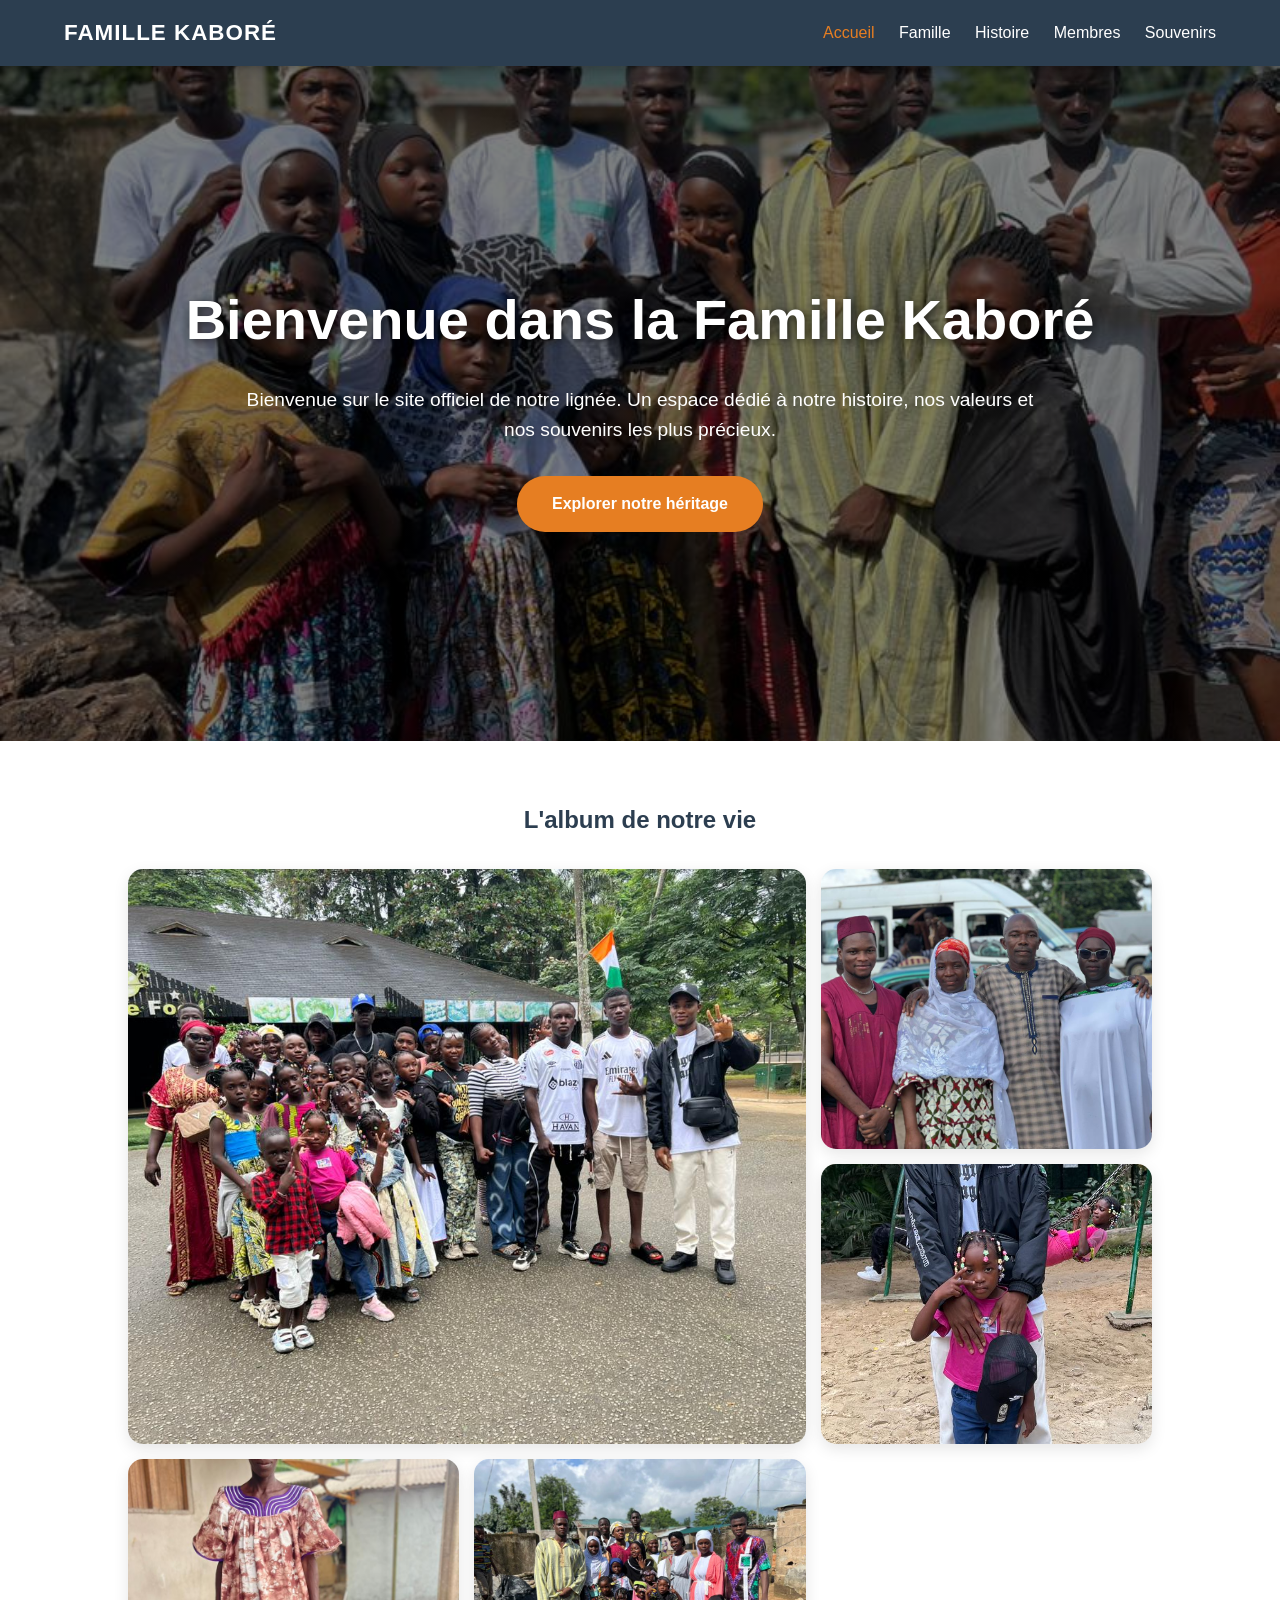
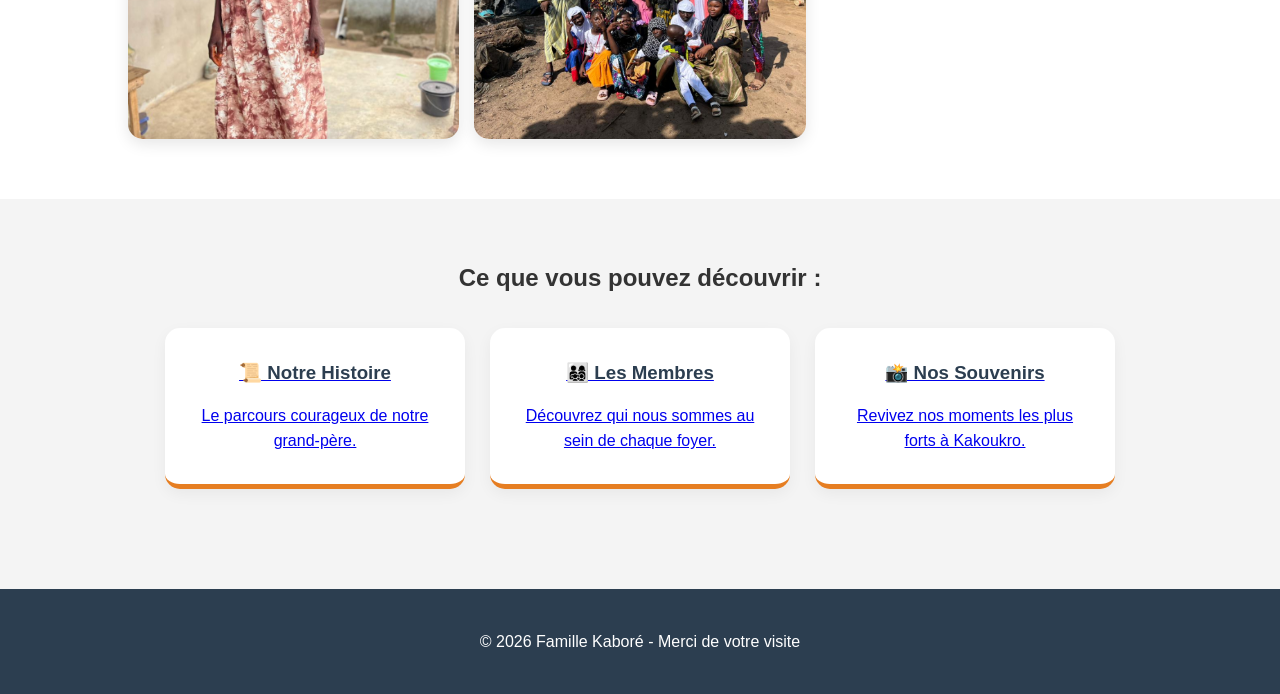
<file: mon-site/index.html>
<!DOCTYPE html>
<html lang="fr">
<head>
    <meta charset="UTF-8">
    <meta name="viewport" content="width=device-width, initial-scale=1.0">
    <link rel="stylesheet" href="index.css">
    <title>La Famille Kaboré - Accueil</title>
</head>
<body>

    <header>
        <div class="logo">Famille Kaboré</div>
        <nav>
            <a href="index.html" class="active">Accueil</a>
            <a href="famille.html">Famille</a>
            <a href="histoire.html">Histoire</a>
            <a href="membre.html">Membres</a>
            <a href="souvenir.html">Souvenirs</a>
        </nav> 
    </header>
    <main>
    <!-- SECTION HERO (La grande photo familiale est en fond CSS) -->
    <section class="hero">
        <div class="hero-text">
            <h1>Bienvenue dans la Famille Kaboré</h1>
            <p>Bienvenue sur le site officiel de notre lignée. Un espace dédié à notre histoire, nos valeurs et nos souvenirs les plus précieux.</p>
            <a href="#decouvrir" class="btn">Explorer notre héritage</a>
        </div>
    </section>

    <!-- SECTION MOSAÏQUE : Tes nouvelles photos sont ici -->
    <section class="album-mosaique">
        <h2>L'album de notre vie</h2>
        <div class="grid-container">
            <div class="grid-item large">
                <img src="WhatsApp Image 2026-03-25 at 14.54.34.jpeg" alt="Photo de groupe">
            </div>
            <div class="grid-item">
                <img src="WhatsApp Image 2026-03-25 at 14.55.11 (1).jpeg" alt="Moment de famille">
            </div>
            <div class="grid-item">
                <img src="WhatsApp Image 2026-03-25 at 14.54.39.jpeg" alt="Souvenir de fête">
            </div>
            <div class="grid-item">
                <img src="WhatsApp Image 2026-03-25 at 14.54.07.jpeg" alt="Les petits enfants">
            </div>
            <div class="grid-item">
                <img src="WhatsApp Image 2026-03-25 at 14.53.49.jpeg" alt="Enfants et petits-enfants">
            </div>
        </div>
    </section>

    <!-- SECTION DÉCOUVERTE -->
    <section id="decouvrir" class="content-section">
        <h2>Ce que vous pouvez découvrir :</h2>
        <div class="cards-container">
            <a href="histoire.html" class="card">
                <h3>📜 Notre Histoire</h3>
                <p>Le parcours courageux de notre grand-père.</p>
            </a>
            <a href="membre.html" class="card">
                <h3>👨‍👩‍👧‍👦 Les Membres</h3>
                <p>Découvrez qui nous sommes au sein de chaque foyer.</p>
            </a>
            <a href="souvenir.html" class="card">
                <h3>📸 Nos Souvenirs</h3>
                <p>Revivez nos moments les plus forts à Kakoukro.</p>
            </a>
        </div>
    </section>
</main>

    
    <footer>
        <p>© 2026 Famille Kaboré - Merci de votre visite</p>
    </footer>

</body>
</html>
</file>
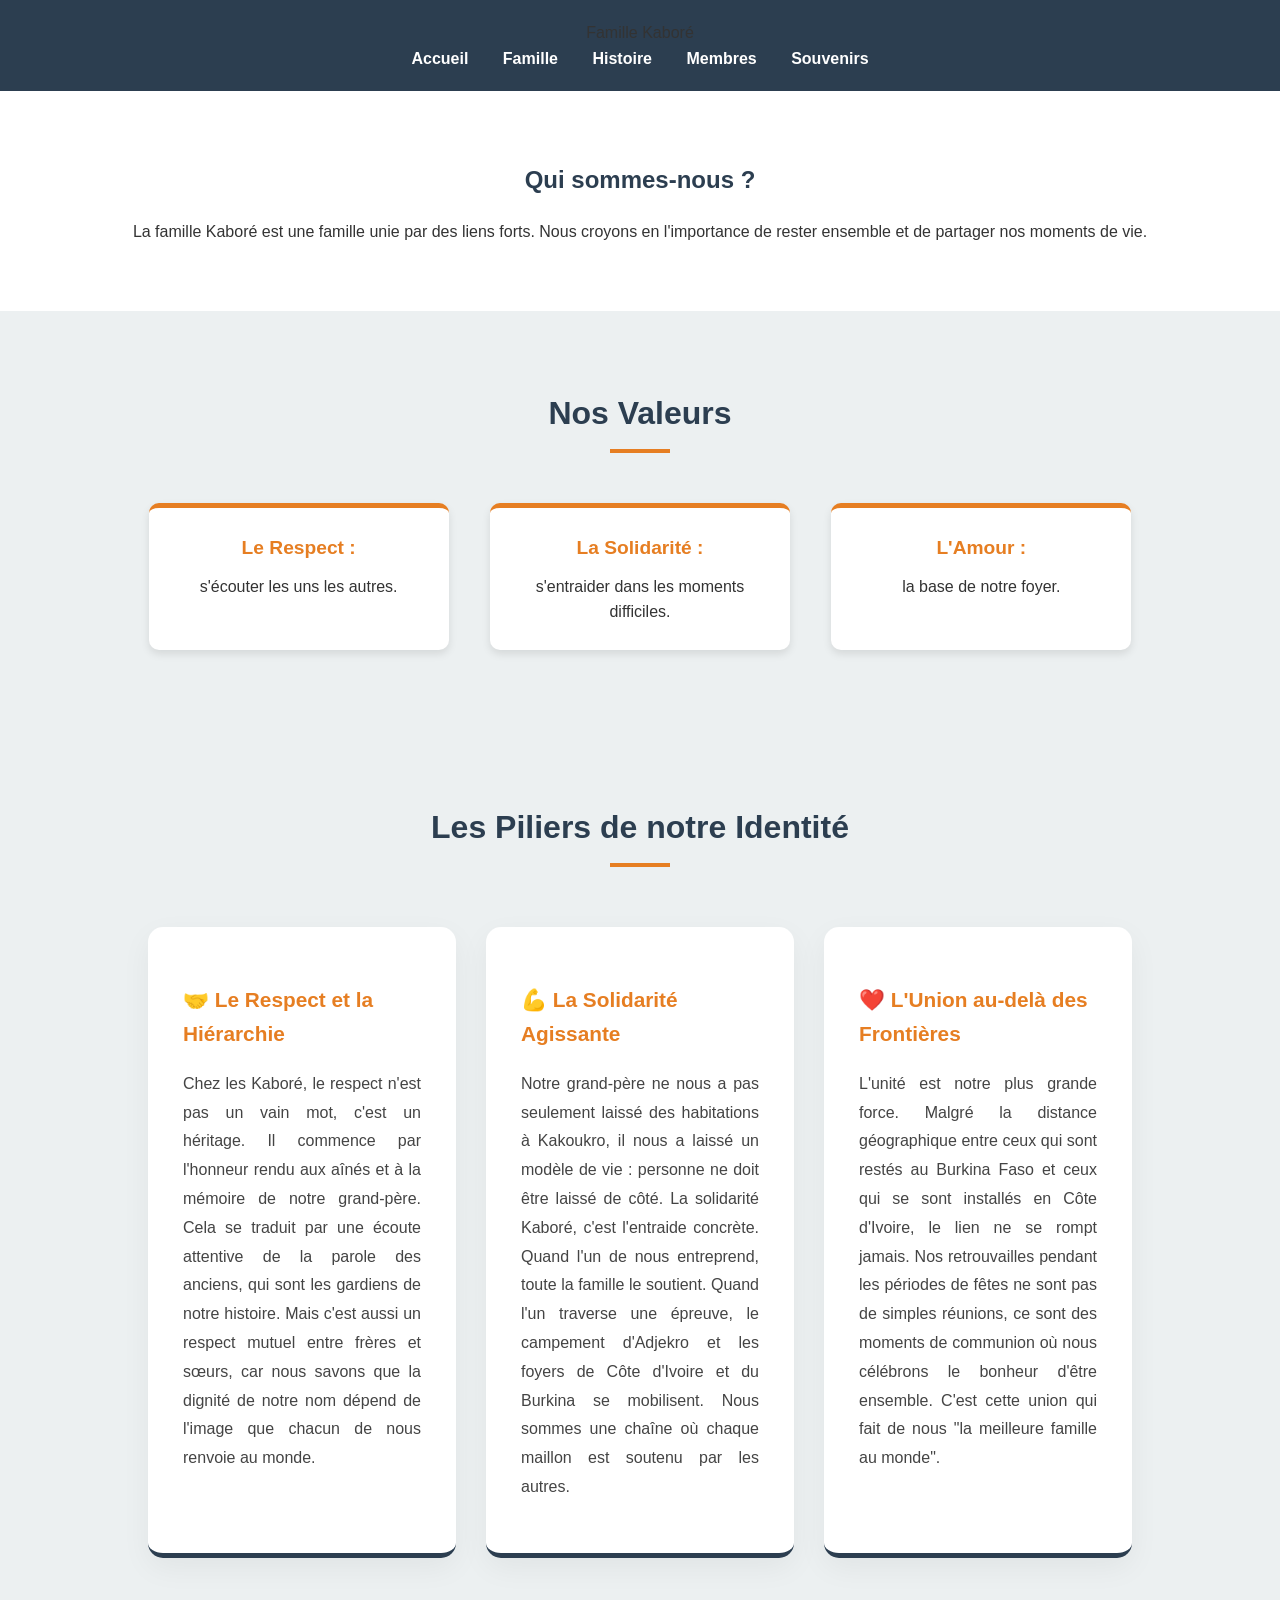
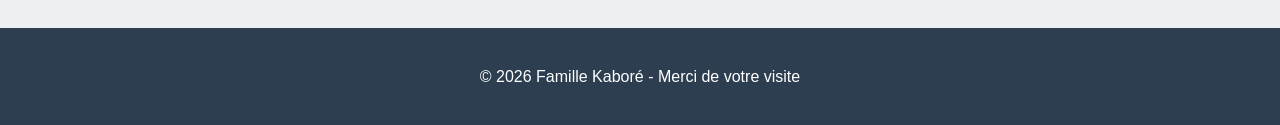
<file: mon-site/famille.html>
<!DOCTYPE html>
<html lang="fr">
<head>
    <meta charset="UTF-8">
    <meta name="viewport" content="width=device-width, initial-scale=1.0">
    <link rel="stylesheet" href="famille.css">
    <title>famille kabore</title>
</head>
<body>
   


 <header>
        <div class="logo",color="white">Famille Kaboré</div>
        <nav>
            <a href="index.html">Accueil</a>
            <a href="famille.html" class="active">Famille</a>
            <a href="histoire.html">Histoire</a>
            <a href="membre.html">Membres</a>
            <a href="souvenir.html">Souvenirs</a>
        </nav> 
    </header>

    <main>
        <section class="presentation-famille">
            <h1>Qui sommes-nous ?</h1>
            <p>La famille Kaboré est une famille unie par des liens forts. Nous croyons en l'importance de rester ensemble et de partager nos moments de vie.</p>
        </section>

        <section class="nos-valeurs">
            <h2>Nos Valeurs</h2>
            <ul>
                <li><strong>Le Respect :</strong> s'écouter les uns les autres.</li>
                <li><strong>La Solidarité :</strong> s'entraider dans les moments difficiles.</li>
                <li><strong>L'Amour :</strong> la base de notre foyer.</li>
            </ul>
        </section><section class="nos-valeurs">
    <h2>Les Piliers de notre Identité</h2>
    <div class="valeurs-container">
        
        <!-- Valeur 1 : Le Respect -->
        <article class="valeur-card">
            <h3>🤝 Le Respect et la Hiérarchie</h3>
            <p>Chez les Kaboré, le respect n'est pas un vain mot, c'est un héritage. Il commence par l'honneur rendu aux aînés et à la mémoire de notre grand-père. Cela se traduit par une écoute attentive de la parole des anciens, qui sont les gardiens de notre histoire. Mais c'est aussi un respect mutuel entre frères et sœurs, car nous savons que la dignité de notre nom dépend de l'image que chacun de nous renvoie au monde.</p>
        </article>

        <!-- Valeur 2 : La Solidarité -->
        <article class="valeur-card">
            <h3>💪 La Solidarité Agissante</h3>
            <p>Notre grand-père ne nous a pas seulement laissé des habitations à Kakoukro, il nous a laissé un modèle de vie : personne ne doit être laissé de côté. La solidarité Kaboré, c'est l'entraide concrète. Quand l'un de nous entreprend, toute la famille le soutient. Quand l'un traverse une épreuve, le campement d'Adjekro et les foyers de Côte d'Ivoire et du Burkina se mobilisent. Nous sommes une chaîne où chaque maillon est soutenu par les autres.</p>
        </article>

        <!-- Valeur 3 : L'Unité -->
        <article class="valeur-card">
            <h3>❤️ L'Union au-delà des Frontières</h3>
            <p>L'unité est notre plus grande force. Malgré la distance géographique entre ceux qui sont restés au Burkina Faso et ceux qui se sont installés en Côte d'Ivoire, le lien ne se rompt jamais. Nos retrouvailles pendant les périodes de fêtes ne sont pas de simples réunions, ce sont des moments de communion où nous célébrons le bonheur d'être ensemble. C'est cette union qui fait de nous "la meilleure famille au monde".</p>
        </article>

    </div>
</section>


    </main>

    <footer>
        <p>© 2026 Famille Kaboré - Merci de votre visite</p>
    </footer>

</body>
</html>
</file>
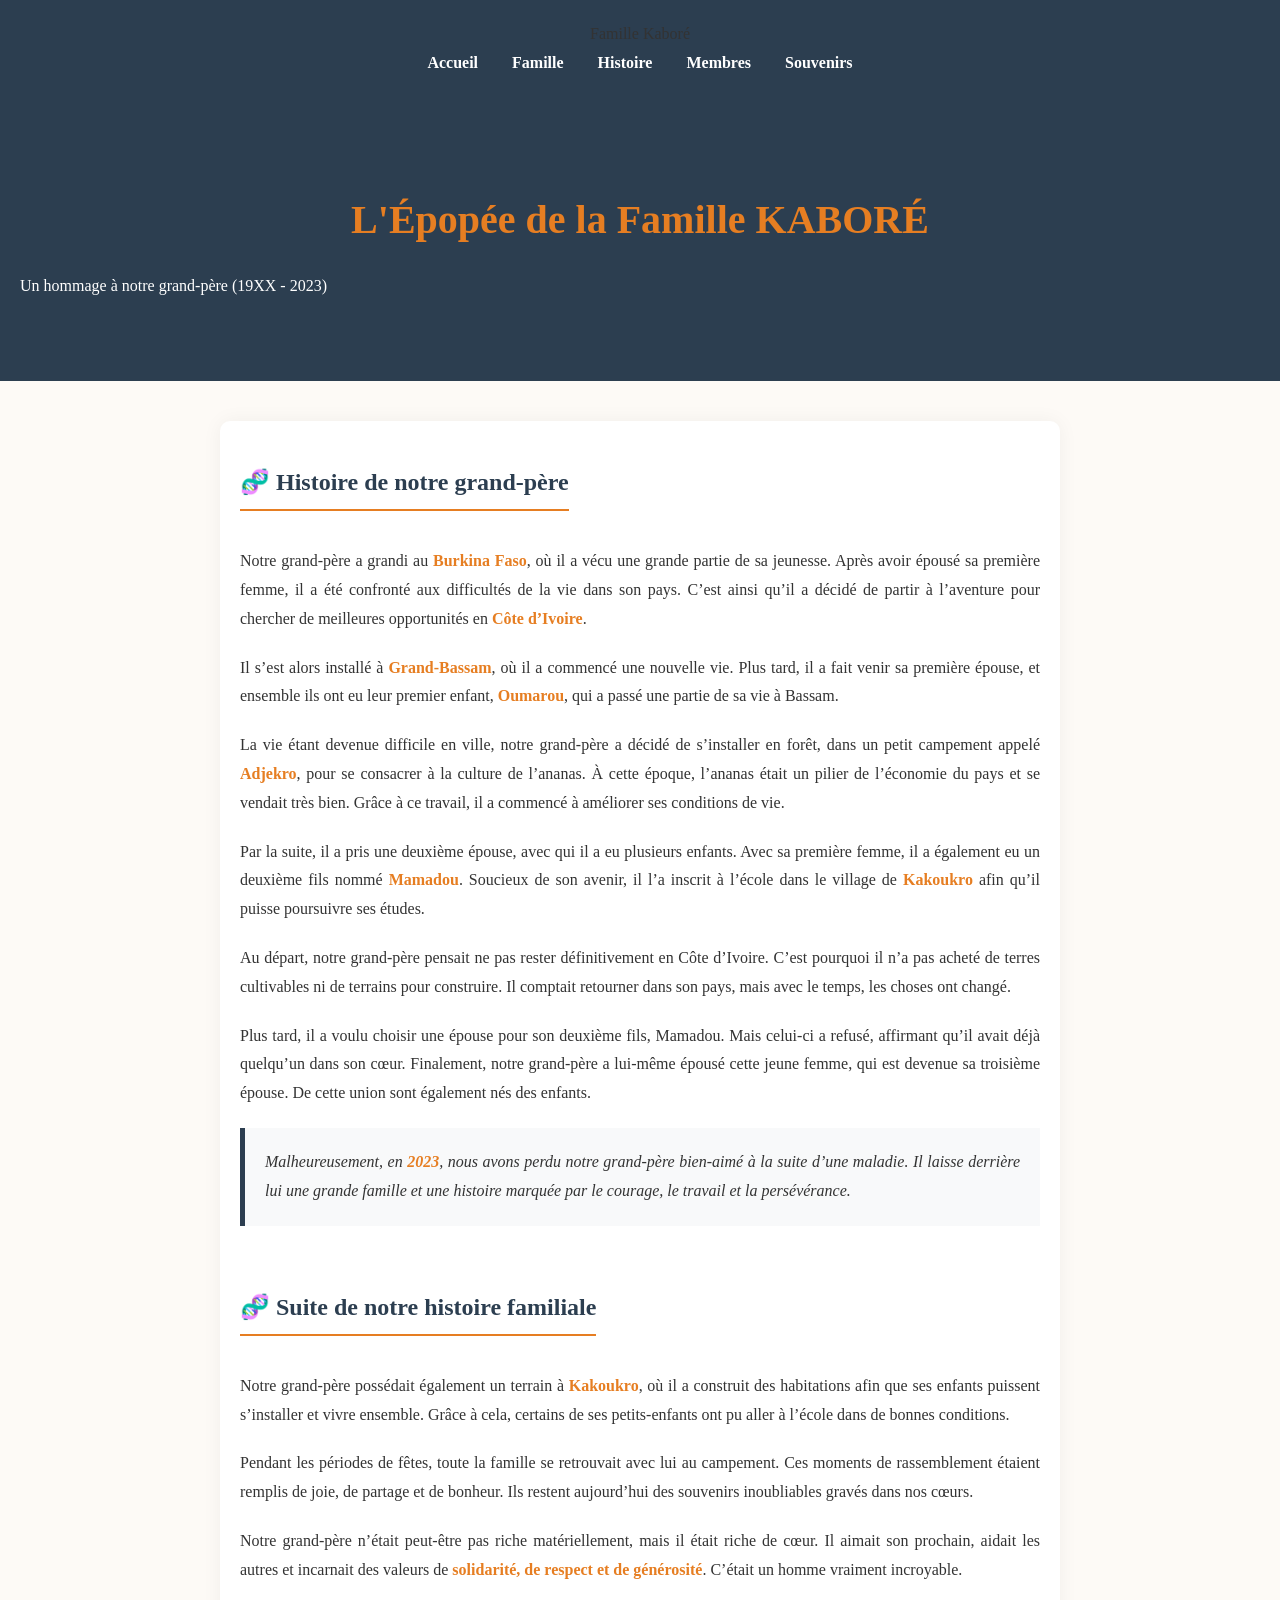
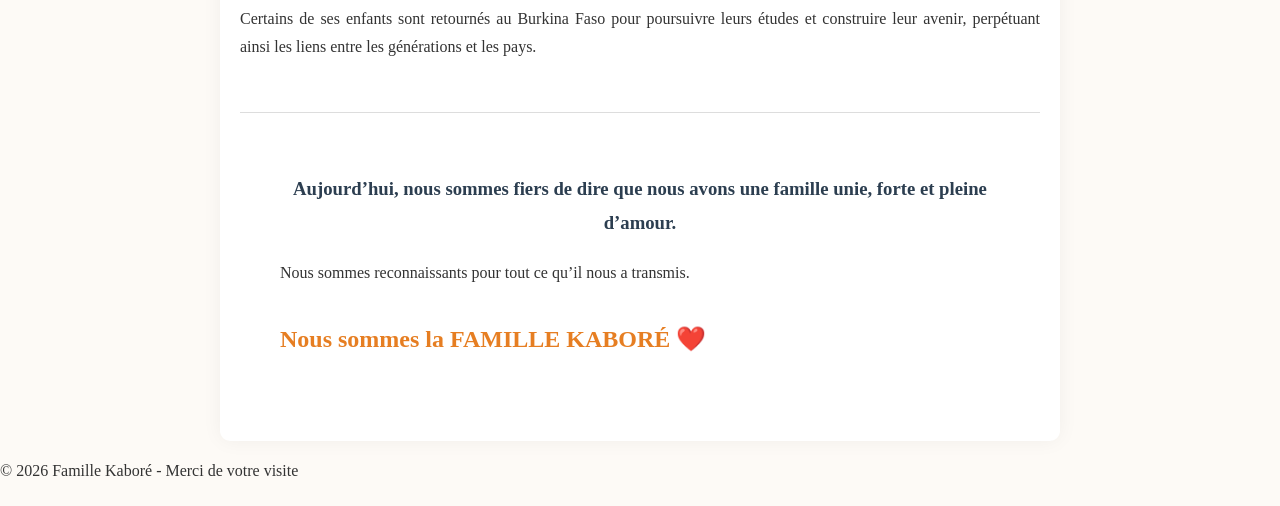
<file: mon-site/histoire.html>
<!DOCTYPE html>
<html lang="fr">
<head>
    <meta charset="UTF-8">
    <meta name="viewport" content="width=device-width, initial-scale=1.0">
    <link rel="stylesheet" href="histoire.css">
    <title>famille kabore</title>
</head>
<body>
    

<header>
        <div class="logo">Famille Kaboré</div>
        <nav>
            <a href="index.html">Accueil</a>
            <a href="famille.html" class="active">Famille</a>
            <a href="histoire.html">Histoire</a>
            <a href="membre.html">Membres</a>
            <a href="souvenir.html">Souvenirs</a>
        </nav> 
    </header>

    <main class="page-histoire">
    <header class="hero-histoire">
        <h1>L'Épopée de la Famille KABORÉ</h1>
        <p>Un hommage à notre grand-père (19XX - 2023)</p>
    </header>

    <article class="recit-complet">
        <section class="partie-1">
            <h2>🧬 Histoire de notre grand-père</h2>
            <p>Notre grand-père a grandi au <strong>Burkina Faso</strong>, où il a vécu une grande partie de sa jeunesse. Après avoir épousé sa première femme, il a été confronté aux difficultés de la vie dans son pays. C’est ainsi qu’il a décidé de partir à l’aventure pour chercher de meilleures opportunités en <strong>Côte d’Ivoire</strong>.</p>
            
            <p>Il s’est alors installé à <strong>Grand-Bassam</strong>, où il a commencé une nouvelle vie. Plus tard, il a fait venir sa première épouse, et ensemble ils ont eu leur premier enfant, <strong>Oumarou</strong>, qui a passé une partie de sa vie à Bassam.</p>

            <p>La vie étant devenue difficile en ville, notre grand-père a décidé de s’installer en forêt, dans un petit campement appelé <strong>Adjekro</strong>, pour se consacrer à la culture de l’ananas. À cette époque, l’ananas était un pilier de l’économie du pays et se vendait très bien. Grâce à ce travail, il a commencé à améliorer ses conditions de vie.</p>

            <p>Par la suite, il a pris une deuxième épouse, avec qui il a eu plusieurs enfants. Avec sa première femme, il a également eu un deuxième fils nommé <strong>Mamadou</strong>. Soucieux de son avenir, il l’a inscrit à l’école dans le village de <strong>Kakoukro</strong> afin qu’il puisse poursuivre ses études.</p>

            <p>Au départ, notre grand-père pensait ne pas rester définitivement en Côte d’Ivoire. C’est pourquoi il n’a pas acheté de terres cultivables ni de terrains pour construire. Il comptait retourner dans son pays, mais avec le temps, les choses ont changé.</p>

            <p>Plus tard, il a voulu choisir une épouse pour son deuxième fils, Mamadou. Mais celui-ci a refusé, affirmant qu’il avait déjà quelqu’un dans son cœur. Finalement, notre grand-père a lui-même épousé cette jeune femme, qui est devenue sa troisième épouse. De cette union sont également nés des enfants.</p>

            <p class="deces">Malheureusement, en <strong>2023</strong>, nous avons perdu notre grand-père bien-aimé à la suite d’une maladie. Il laisse derrière lui une grande famille et une histoire marquée par le courage, le travail et la persévérance.</p>
        </section>

        <section class="partie-2">
            <h2>🧬 Suite de notre histoire familiale</h2>
            <p>Notre grand-père possédait également un terrain à <strong>Kakoukro</strong>, où il a construit des habitations afin que ses enfants puissent s’installer et vivre ensemble. Grâce à cela, certains de ses petits-enfants ont pu aller à l’école dans de bonnes conditions.</p>

            <p>Pendant les périodes de fêtes, toute la famille se retrouvait avec lui au campement. Ces moments de rassemblement étaient remplis de joie, de partage et de bonheur. Ils restent aujourd’hui des souvenirs inoubliables gravés dans nos cœurs.</p>

            <p>Notre grand-père n’était peut-être pas riche matériellement, mais il était riche de cœur. Il aimait son prochain, aidait les autres et incarnait des valeurs de <strong>solidarité, de respect et de générosité</strong>. C’était un homme vraiment incroyable.</p>

            <p>Certains de ses enfants sont retournés au Burkina Faso pour poursuivre leurs études et construire leur avenir, perpétuant ainsi les liens entre les générations et les pays.</p>
        </section>

        <footer class="conclusion-histoire">
            <h3>Aujourd’hui, nous sommes fiers de dire que nous avons une famille unie, forte et pleine d’amour.</h3>
            <p>Nous sommes reconnaissants pour tout ce qu’il nous a transmis.</p>
            <p class="final-tag">Nous sommes la <strong>FAMILLE KABORÉ ❤️</strong></p>
        </footer>
    </article>
</main>













<footer>
<!--message-->
     <p>© 2026 Famille Kaboré - Merci de votre visite</p>
</footer>



</body>
</html>
</file>
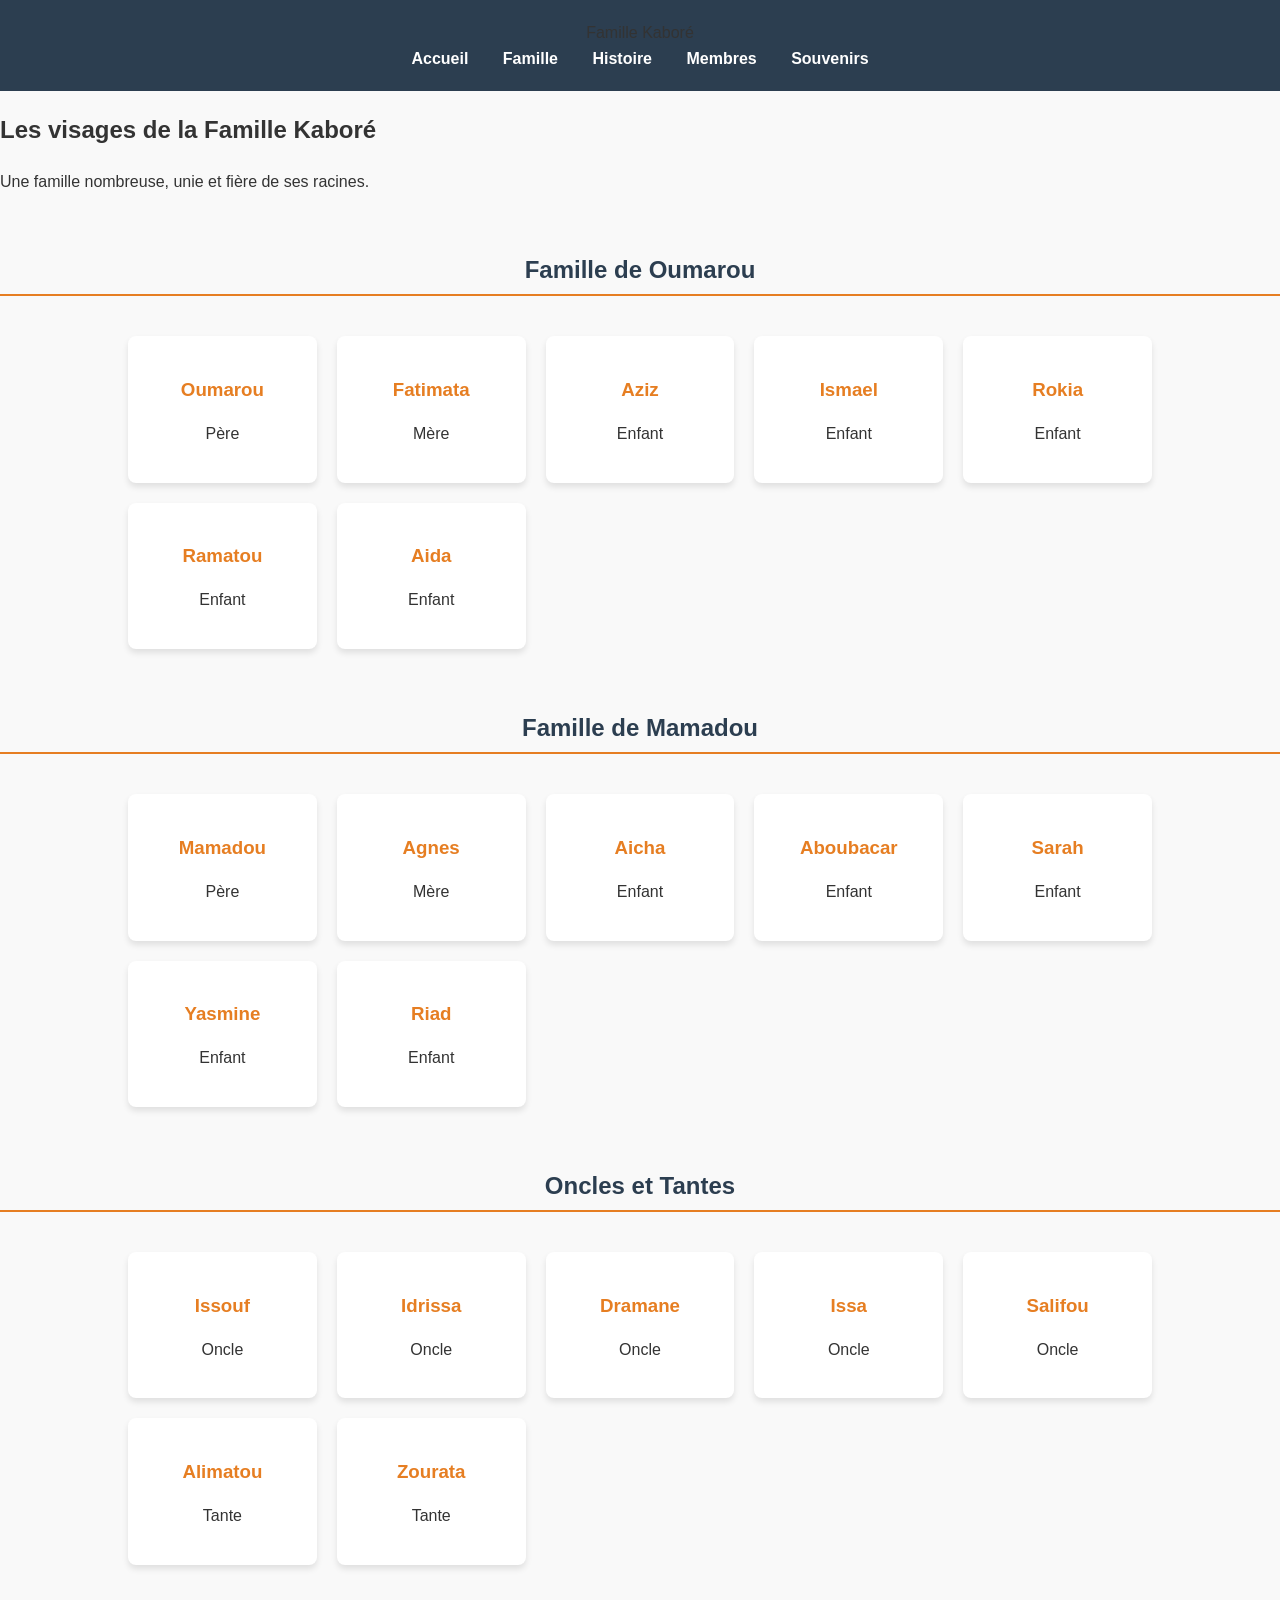
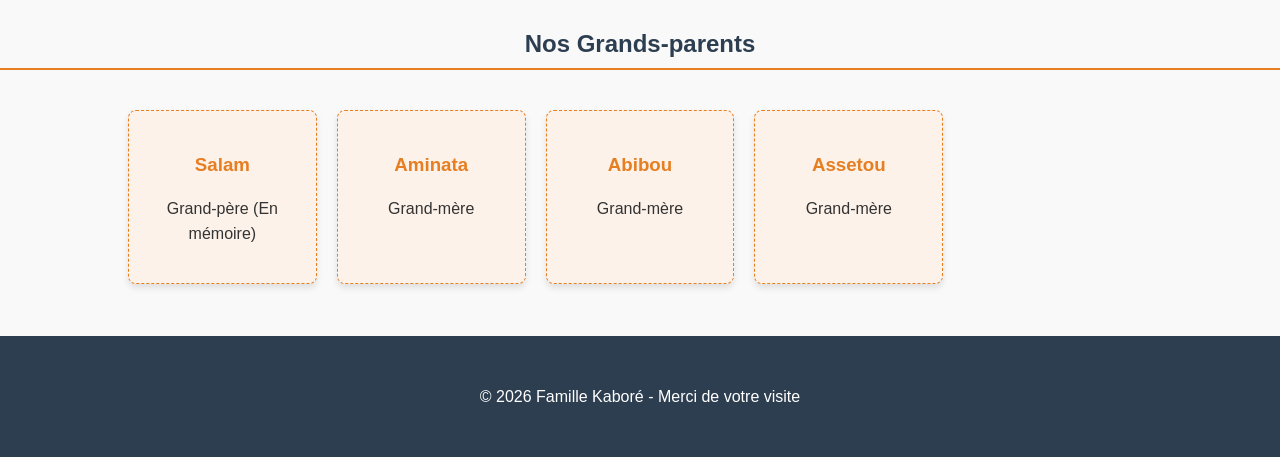
<file: mon-site/membre.html>
<!DOCTYPE html>
<html lang="fr">
<head>
    <meta charset="UTF-8">
    <meta name="viewport" content="width=device-width, initial-scale=1.0">
    <link rel="stylesheet" href="membre.css">
    <title>famille kabore</title>
</head>
<body>


<header>
        <div class="logo">Famille Kaboré</div>
        <nav>
            <a href="index.html">Accueil</a>
            <a href="famille.html" class="active">Famille</a>
            <a href="histoire.html">Histoire</a>
            <a href="membre.html">Membres</a>
            <a href="souvenir.html">Souvenirs</a>
        </nav> 
    </header>
<main>
    <section class="intro-membres">
        <h1>Les visages de la Famille Kaboré</h1>
        <p>Une famille nombreuse, unie et fière de ses racines.</p>
    </section>

    <!-- GROUPE 1 : FOYER OUMAROU -->
    <h2 class="titre-groupe">Famille de Oumarou</h2>
    <section class="grille-membres">
        <article class="carte-membre"><h3>Oumarou</h3><p>Père</p></article>
        <article class="carte-membre"><h3>Fatimata</h3><p>Mère</p></article>
        <article class="carte-membre"><h3>Aziz</h3><p>Enfant</p></article>
        <article class="carte-membre"><h3>Ismael</h3><p>Enfant</p></article>
        <article class="carte-membre"><h3>Rokia</h3><p>Enfant</p></article>
        <article class="carte-membre"><h3>Ramatou</h3><p>Enfant</p></article>
        <article class="carte-membre"><h3>Aida</h3><p>Enfant</p></article>
    </section>

    <!-- GROUPE 2 : FOYER MAMADOU -->
    <h2 class="titre-groupe">Famille de Mamadou</h2>
    <section class="grille-membres">
        <article class="carte-membre"><h3>Mamadou</h3><p>Père</p></article>
        <article class="carte-membre"><h3>Agnes</h3><p>Mère</p></article>
        <article class="carte-membre"><h3>Aicha</h3><p>Enfant</p></article>
        <article class="carte-membre"><h3>Aboubacar</h3><p>Enfant</p></article>
        <article class="carte-membre"><h3>Sarah</h3><p>Enfant</p></article>
        <article class="carte-membre"><h3>Yasmine</h3><p>Enfant</p></article>
        <article class="carte-membre"><h3>Riad</h3><p>Enfant</p></article>
    </section>

    <!-- GROUPE 3 : ONCLES & TANTES -->
    <h2 class="titre-groupe">Oncles et Tantes</h2>
    <section class="grille-membres">
        <article class="carte-membre speciale"><h3>Issouf</h3><p>Oncle</p></article>
        <article class="carte-membre speciale"><h3>Idrissa</h3><p>Oncle</p></article>
        <article class="carte-membre speciale"><h3>Dramane</h3><p>Oncle</p></article>
        <article class="carte-membre speciale"><h3>Issa</h3><p>Oncle</p></article>
        <article class="carte-membre speciale"><h3>Salifou</h3><p>Oncle</p></article>
        <article class="carte-membre speciale"><h3>Alimatou</h3><p>Tante</p></article>
        <article class="carte-membre speciale"><h3>Zourata</h3><p>Tante</p></article>
        
    </section>

    <!-- GROUPE 4 : GRANDS-PARENTS -->
    <h2 class="titre-groupe">Nos Grands-parents</h2>
    <section class="grille-membres">
        <article class="carte-membre ancetre"><h3>Salam</h3><p>Grand-père (En mémoire)</p></article>
        <article class="carte-membre ancetre"><h3>Aminata</h3><p>Grand-mère</p></article>
        <article class="carte-membre ancetre"><h3>Abibou</h3><p>Grand-mère</p></article>
        <article class="carte-membre ancetre"><h3>Assetou</h3><p>Grand-mère</p></article>
    </section>
</main>
<footer>
<!--message-->
     <p>© 2026 Famille Kaboré - Merci de votre visite</p>
</footer>



    
</body>
</html>
</file>
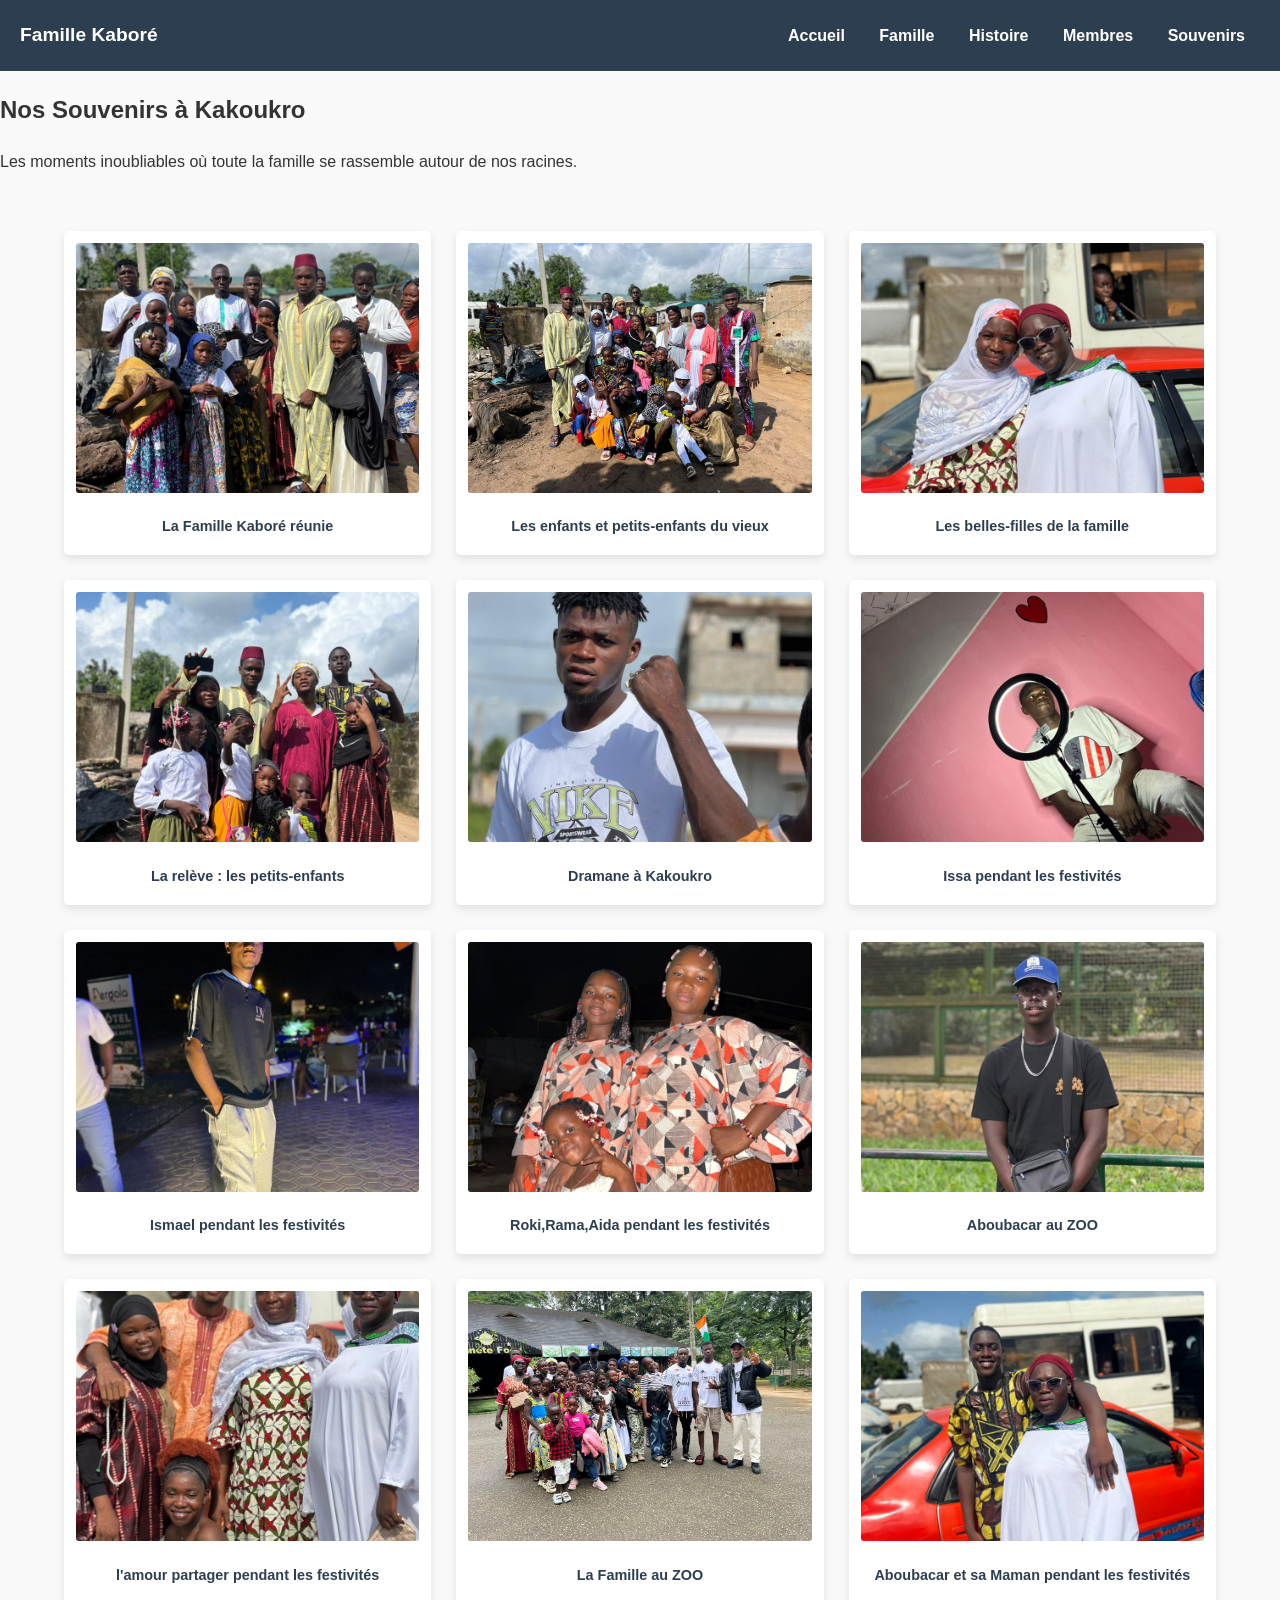
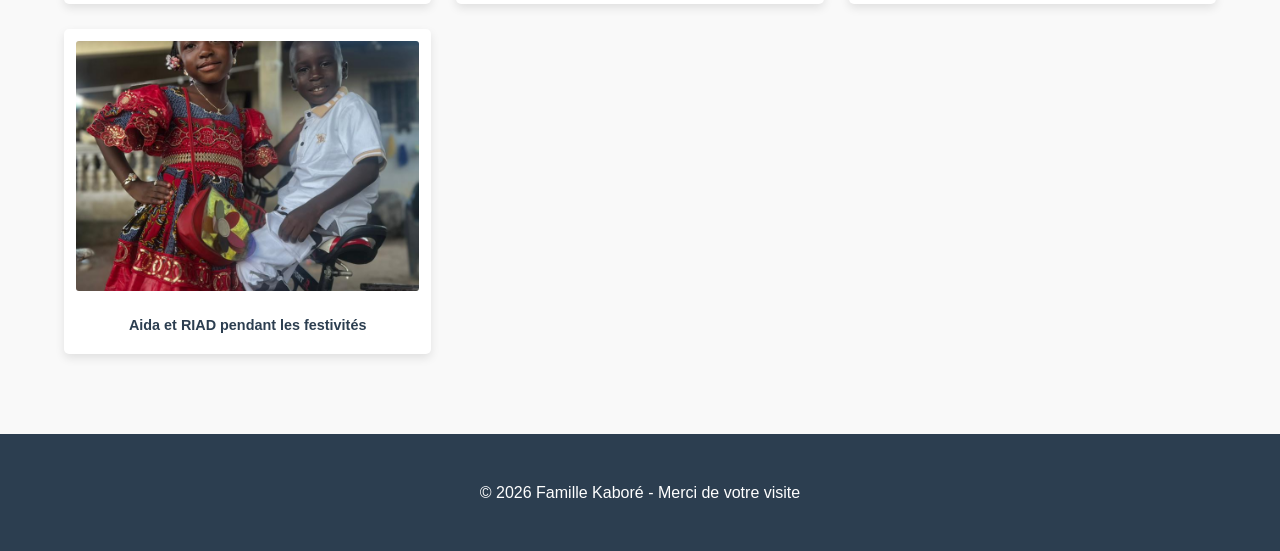
<file: mon-site/souvenir.html>
<!DOCTYPE html>
<html lang="fr">
<head>
    <meta charset="UTF-8">
    <meta name="viewport" content="width=device-width, initial-scale=1.0">
    <link rel="stylesheet" href="souvenir.css">
    <title>famille kabore</title>
</head>
<body>


     <header>
        <div class="logo",color="white">Famille Kaboré</div>
        <nav>
            <a href="index.html">Accueil</a>
            <a href="famille.html" class="active">Famille</a>
            <a href="histoire.html">Histoire</a>
            <a href="membre.html">Membres</a>
            <a href="souvenir.html">Souvenirs</a>
        </nav> 
    </header>
<main>
    <section class="intro-souvenirs">
        <h1>Nos Souvenirs à Kakoukro</h1>
        <p>Les moments inoubliables où toute la famille se rassemble autour de nos racines.</p>
    <section class="galerie-grid">
    <!-- Photo 1 -->
    <figure class="photo-item">
        <img src="la photo-familiale.jpeg" alt="Photo famille">
        <figcaption>La Famille Kaboré réunie</figcaption>
    </figure>

    <!-- Photo 2 -->
    <figure class="photo-item">
        <img src="WhatsApp Image 2026-03-25 at 14.53.49.jpeg" alt="Enfants et petits-enfants">
        <figcaption>Les enfants et petits-enfants du vieux</figcaption>
    </figure>

    <!-- Photo 3 -->
    <figure class="photo-item">
        <img src="WhatsApp Image 2026-03-25 at 14.54.52.jpeg" alt="Belles-filles">
        <figcaption>Les belles-filles de la famille</figcaption>
    </figure>

    <!-- Photo 4 -->
    <figure class="photo-item">
        <img src="WhatsApp Image 2026-03-25 at 14.54.09.jpeg" alt="Petits-enfants">
        <figcaption>La relève : les petits-enfants</figcaption>
    </figure>

    <!-- Photo 5 (Dramane) -->
    <figure class="photo-item">
        <img src="WhatsApp Image 2026-03-25 at 14.54.05.jpeg" alt="Dramane">
        <figcaption>Dramane à Kakoukro</figcaption>
    </figure>

    <!-- Photo 6 (Issa) -->
    <figure class="photo-item">
        <img src="WhatsApp Image 2026-03-25 at 14.54.29.jpeg" alt="Issa">
        <figcaption>Issa pendant les festivités</figcaption>
    </figure> 
    <figure class="photo-item">
        <img src="WhatsApp Image 2026-03-25 at 15.04.23 (1).jpeg" alt="Ismael">
        <figcaption>Ismael pendant les festivités</figcaption>
    </figure>
    <figure class="photo-item">
        <img src="WhatsApp Image 2026-03-25 at 14.54.19.jpeg" alt="roki,rama et aida">
        <figcaption>Roki,Rama,Aida pendant les festivités</figcaption>
    </figure>
    <figure class="photo-item">
        <img src="WhatsApp Image 2026-03-25 at 14.54.36.jpeg" alt="aboubacar">
        <figcaption>Aboubacar au ZOO</figcaption>
    </figure>
    <figure class="photo-item">
        <img src="WhatsApp Image 2026-03-25 at 14.55.09.jpeg" alt="l'amour partager">
        <figcaption>l'amour partager pendant les festivités</figcaption>
    </figure>
    <figure class="photo-item">
        <img src="WhatsApp Image 2026-03-25 at 14.54.34.jpeg" alt="la famille au zoo">
        <figcaption>La Famille au ZOO</figcaption>
    </figure>
    <figure class="photo-item">
        <img src="WhatsApp Image 2026-03-25 at 14.54.49.jpeg" alt="abou et sa maman">
        <figcaption>Aboubacar et sa Maman pendant les festivités</figcaption>
    </figure>
    <figure class="photo-item">
        <img src="aida-Riad.jpeg" alt="Aida et riad">
        <figcaption>Aida et RIAD pendant les festivités</figcaption>
    </figure>


</section>


   
    
</main>  <footer>
        <p>© 2026 Famille Kaboré - Merci de votre visite</p>
    </footer>






    
</body>
</html>
</file>
<file: mon-site/index.css>
/* --- 1. RÉGLAGES DE BASE & VARIABLES --- */
:root {
    --orange-kabore: #e67e22;
    --bleu-sombre: #2c3e50;
    --blanc-casse: #f4f4f4;
}

* {
    margin: 0;
    padding: 0;
    box-sizing: border-box;
}

body {
    font-family: 'Segoe UI', Tahoma, Geneva, Verdana, sans-serif;
    line-height: 1.6;
    background-color: var(--blanc-casse);
    color: #333;
}

/* --- 2. HEADER & NAVIGATION (Identique sur tout le site) --- */
header {
    background-color: var(--bleu-sombre);
    padding: 15px 5%;
    display: flex;
    justify-content: space-between;
    align-items: center;
    position: sticky;
    top: 0;
    z-index: 1000;
    box-shadow: 0 2px 10px rgba(0,0,0,0.3);
}

.logo {
    color: white;
    font-size: 1.4rem;
    font-weight: bold;
    text-transform: uppercase;
    letter-spacing: 1px;
}

nav a {
    color: white;
    text-decoration: none;
    margin-left: 20px;
    font-weight: 500;
    transition: 0.3s;
}

nav a:hover, nav a.active {
    color: var(--orange-kabore);
}

/* --- 3. HERO SECTION (PHOTO FAMILIALE EN FOND) --- */
.hero {
    height: 75vh;
    display: flex;
    justify-content: center;
    align-items: center;
    text-align: center;
    color: white;
    /* On utilise ici ta photo familiale */
    background: linear-gradient(rgba(0, 0, 0, 0.5), rgba(0, 0, 0, 0.5)), 
                url('la photo-familiale.jpeg'); 
    background-size: cover;
    background-position: center;
    padding: 0 20px;
}

.hero-text h1 {
    font-size: 3.5rem;
    margin-bottom: 20px;
    text-shadow: 2px 2px 10px rgba(0,0,0,0.7);
}

.hero-text p {
    font-size: 1.2rem;
    max-width: 800px;
    margin: 0 auto 30px;
}

.btn {
    display: inline-block;
    padding: 15px 35px;
    background-color: var(--orange-kabore);
    color: white;
    text-decoration: none;
    border-radius: 50px;
    font-weight: bold;
    transition: 0.3s ease;
}

.btn:hover {
    background-color: #d35400;
    transform: scale(1.1);
}

/* --- 4. LA MOSAÏQUE (TES NOUVELLES PHOTOS WHATSAPP) --- */
.album-mosaique {
    padding: 60px 10%;
    text-align: center;
    background-color: white;
}

.album-mosaique h2 {
    margin-bottom: 30px;
    color: var(--bleu-sombre);
}

.grid-container {
    display: grid;
    grid-template-columns: repeat(auto-fill, minmax(280px, 1fr));
    grid-auto-rows: 280px;
    gap: 15px;
}

/* La première image (groupe) prend plus de place */
.grid-item.large {
    grid-column: span 2;
    grid-row: span 2;
}

.grid-item {
    overflow: hidden;
    border-radius: 15px;
    box-shadow: 0 5px 15px rgba(0,0,0,0.1);
    transition: all 0.4s ease;
}

.grid-item img {
    width: 100%;
    height: 100%;
    object-fit: cover; /* Recadrage automatique sans déformer */
    display: block;
}

/* L'EFFET FLOTTANT AU SURVOL */
.grid-item:hover {
    transform: translateY(-12px); /* L'image monte */
    box-shadow: 0 20px 40px rgba(0,0,0,0.3);
    z-index: 10;
}

/* --- 5. SECTION DÉCOUVERTE (CARDS) --- */
.content-section {
    padding: 60px 10%;
    text-align: center;
}

.cards-container {
    display: flex;
    justify-content: center;
    gap: 25px;
    flex-wrap: wrap;
    margin-top: 30px;
}

.card {
    background: white;
    padding: 30px;
    border-radius: 15px;
    width: 300px;
    box-shadow: 0 5px 15px rgba(0,0,0,0.05);
    border-bottom: 5px solid var(--orange-kabore);
    transition: 0.3s;
}

.card:hover {
    transform: translateY(-5px);
}

.card h3 {
    margin-bottom: 15px;
    color: var(--bleu-sombre);
}

/* --- 6. FOOTER --- */
footer {
    background-color: var(--bleu-sombre);
    color: white;
    text-align: center;
    padding: 40px 20px;
    margin-top: 40px;
}

/* --- 7. MOBILE ADAPTATION --- */
@media (max-width: 768px) {
    .hero-text h1 { font-size: 2.2rem; }
    .grid-item.large { grid-column: span 1; grid-row: span 1; }
    .grid-container { grid-auto-rows: 200px; }
}
</file>
<file: mon-site/famille.css>
/* 1. STYLE GÉNÉRAL (On garde une base propre) */
body {
    font-family: 'Segoe UI', sans-serif;
    line-height: 1.6;
    margin: 0;
    background-color: #f9f9f9;
    color: #333;
}

/* 2. LE HEADER (Assure-toi qu'il ressemble à celui de l'accueil) */
header {
    background-color: #2c3e50;
    padding: 20px;
    text-align: center;
}

nav a {
    color: white;
    text-decoration: none;
    margin: 0 15px;
    font-weight: bold;
}

nav a:hover {
    color: #e67e22;
}

/* 3. SECTION PRÉSENTATION */
.presentation-famille {
    padding: 50px 10%;
    text-align: center;
    background-color: white;
}

.presentation-famille h1 {
    color: #2c3e50;
    margin-bottom: 20px;
}

/* 4. SECTION VALEURS (Le plus important ici) */
.nos-valeurs {
    padding: 50px 10%;
    background-color: #ecf0f1;
}

.nos-valeurs h2 {
    text-align: center;
    margin-bottom: 30px;
    color: #2c3e50;
}

.nos-valeurs ul {
    list-style: none; /* On enlève les points noirs */
    display: flex;    /* On aligne les valeurs côte à côte */
    justify-content: space-around;
    flex-wrap: wrap;  /* Pour que ça passe l'un sous l'autre sur mobile */
    padding: 0;
}

.nos-valeurs li {
    background: white;
    padding: 25px;
    margin: 10px;
    border-radius: 10px;
    box-shadow: 0 4px 8px rgba(0,0,0,0.1); /* Petite ombre sympa */
    width: 250px;
    text-align: center;
    border-top: 5px solid #e67e22; /* Une ligne de couleur en haut */
}

.nos-valeurs li strong {
    display: block;
    font-size: 1.2rem;
    color: #e67e22;
    margin-bottom: 10px;
}

/* 5. LE FOOTER */
footer {
    text-align: center;
    padding: 20px;
    background: #2c3e50;
    color: white;
}.nos-valeurs h2 {
    text-align: center;
    font-size: 2rem;
    color: #2c3e50;
    margin-bottom: 40px;
    position: relative;
}

/* Petit trait décoratif sous le titre */
.nos-valeurs h2::after {
    content: '';
    display: block;
    width: 60px;
    height: 4px;
    background: #e67e22;
    margin: 10px auto;
}

.valeurs-container {
    display: grid;
    grid-template-columns: repeat(auto-fit, minmax(300px, 1fr));
    gap: 30px;
    padding: 20px;
}

.valeur-card {
    background: #ffffff;
    padding: 35px;
    border-radius: 15px;
    border-bottom: 5px solid #2c3e50; /* Barre sombre en bas */
    box-shadow: 0 10px 30px rgba(0,0,0,0.05);
    transition: all 0.4s cubic-bezier(0.175, 0.885, 0.32, 1.275); /* Animation plus fluide */
}

/* L'effet flottant accentué */
.valeur-card:hover {
    transform: translateY(-15px); 
    box-shadow: 0 20px 40px rgba(230, 126, 34, 0.2); /* Ombre orangée au survol */
    border-bottom: 5px solid #e67e22; /* La barre devient orange au survol */
}

.valeur-card h3 {
    color: #e67e22;
    margin-bottom: 20px;
    font-size: 1.3rem;
}

.valeur-card p {
    color: #444;
    line-height: 1.8; /* Plus d'espace entre les lignes pour faciliter la lecture */
    text-align: justify;
}
</file>
<file: mon-site/histoire.css>
header {
    background-color: #2c3e50;
    padding: 20px;
    text-align: center;
}

nav a {
    color: white;
    text-decoration: none;
    margin: 0 15px;
    font-weight: bold;
} 
   

body {
    font-family: 'Georgia', serif; /* Une police plus "récit" et élégante */
    line-height: 1.8;
    background-color: #fdfaf6; /* Un blanc cassé comme du vieux papier */
    color: #333;
    margin: 0;
}

/* 2. EN-TÊTE DE LA PAGE */
.hero-histoire {
    text-align: center;
    padding: 60px 20px;
    background-color: #2c3e50;
    color: white;
    margin-bottom: 40px;
}

.hero-histoire h1 {
    font-size: 2.5rem;
    margin-bottom: 10px;
    color: #e67e22;
}

/* 3. STRUCTURE DU RÉCIT */
.recit-complet {
    max-width: 800px;
    margin: 0 auto;
    padding: 20px;
    background: white;
    box-shadow: 0 0 20px rgba(0,0,0,0.05);
    border-radius: 10px;
}

section {
    margin-bottom: 40px;
}

h2 {
    color: #2c3e50;
    border-bottom: 2px solid #e67e22;
    display: inline-block;
    margin-bottom: 20px;
    padding-bottom: 5px;
}

p {
    margin-bottom: 20px;
    text-align: justify; /* Pour un aspect livre bien aligné */
}

strong {
    color: #e67e22; /* Met en valeur les lieux et noms en orange */
}

/* Style spécial pour le passage triste (2023) */
.deces {
    background-color: #f8f9fa;
    padding: 20px;
    border-left: 5px solid #2c3e50;
    font-style: italic;
}

/* 4. CONCLUSION & SIGNATURE */
.conclusion-histoire {
    text-align: center;
    margin-top: 50px;
    padding: 40px;
    border-top: 1px double #ddd;
}

.conclusion-histoire h3 {
    color: #2c3e50;
    margin-bottom: 20px;
}

.final-tag {
    font-size: 1.5rem;
    font-weight: bold;
    color: #e67e22;
    margin-top: 30px;
}

/* 5. ADAPTATION MOBILE */
@media (max-width: 600px) {
    .recit-complet {
        margin: 10px;
        padding: 15px;
    }
    .hero-histoire h1 {
        font-size: 1.8rem;
    }
}
</file>
<file: mon-site/membre.css>
body {
    font-family: 'Segoe UI', sans-serif;
    line-height: 1.6;
    margin: 0;
    background-color: #f9f9f9;
    color: #333;
}

/* 2. LE HEADER (Assure-toi qu'il ressemble à celui de l'accueil) */
header {
    background-color: #2c3e50;
    padding: 20px;
    text-align: center;
}

nav a {
    color: white;
    text-decoration: none;
    margin: 0 15px;
    font-weight: bold;
} 
.titre-groupe {
    text-align: center;
    margin: 40px 0 20px;
    color: #2c3e50;
    border-bottom: 2px solid #e67e22;
    display: inline-block;
    padding-bottom: 5px;
    width: 100%;
}

.grille-membres {
    display: grid;
    grid-template-columns: repeat(auto-fill, minmax(180px, 1fr));
    gap: 20px;
    padding: 20px 10%;
}

.carte-membre {
    background: white;
    padding: 20px;
    border-radius: 8px;
    text-align: center;
    box-shadow: 0 4px 6px rgba(0,0,0,0.1);
    transition: transform 0.3s;
}

.carte-membre:hover {
    transform: translateY(-5px);
    border: 1px solid #e67e22;
}

.carte-membre h3 {
    color: #e67e22;
    margin-bottom: 5px;
}

.ancetre {
    background-color: #fdf2e9; /* Une couleur un peu différente pour les anciens */
    border: 1px dashed #e67e22;
}
footer {
    background-color: #2c3e50;
    color: white;
    text-align: center;
    padding: 2rem;
    margin-top: 2rem;
}
</file>
<file: mon-site/souvenir.css>
/* 1. RÉGLAGES GÉNÉRAUX */
body {
    font-family: 'Segoe UI', sans-serif;
    line-height: 1.6;
    margin: 0;
    background-color: #f9f9f9;
    color: #333;
}

/* 2. HEADER (Identique sur toutes les pages) */
header {
    background-color: #2c3e50;
    padding: 20px;
    display: flex; /* Aligne le logo et le menu */
    justify-content: space-between;
    align-items: center;
}

.logo {
    color: white;
    font-weight: bold;
    font-size: 1.2rem;
}

nav a {
    color: white;
    text-decoration: none;
    margin: 0 15px;
    font-weight: bold;
    transition: 0.3s;
}

nav a:hover {
    color: #e67e22;
}

/* 3. LA GRILLE DE PHOTOS (Indispensable pour l'alignement) */
.galerie-grid {
    display: grid;
    grid-template-columns: repeat(auto-fill, minmax(300px, 1fr)); /* Crée les colonnes auto */
    gap: 25px;
    padding: 40px 5%;
}

/* 4. STYLE DES PHOTOS (Effet Polaroid & Flottant) */
.photo-item {
    background: white;
    padding: 12px;
    border-radius: 5px;
    box-shadow: 0 4px 10px rgba(0,0,0,0.1);
    transition: all 0.4s ease;
    margin: 0; /* Enlève les marges par défaut des navigateurs */
}

.photo-item:hover {
    transform: translateY(-10px) rotate(2deg) scale(1.02); /* Elle monte et tourne */
    box-shadow: 0 15px 30px rgba(0,0,0,0.2);
    z-index: 10;
}

.photo-item img {
    width: 100%;
    height: 250px; /* Toutes les photos font la même taille */
    object-fit: cover; /* Recadrage sans déformation */
    border-radius: 3px;
}

.photo-item figcaption {
    text-align: center;
    padding: 15px 5px 5px;
    color: #2c3e50;
    font-weight: bold;
    font-size: 0.9rem;
}

/* 5. FOOTER */
footer {
    text-align: center;
    padding: 30px;
    background: #2c3e50;
    color: white;
    margin-top: 40px;
}
</file>
